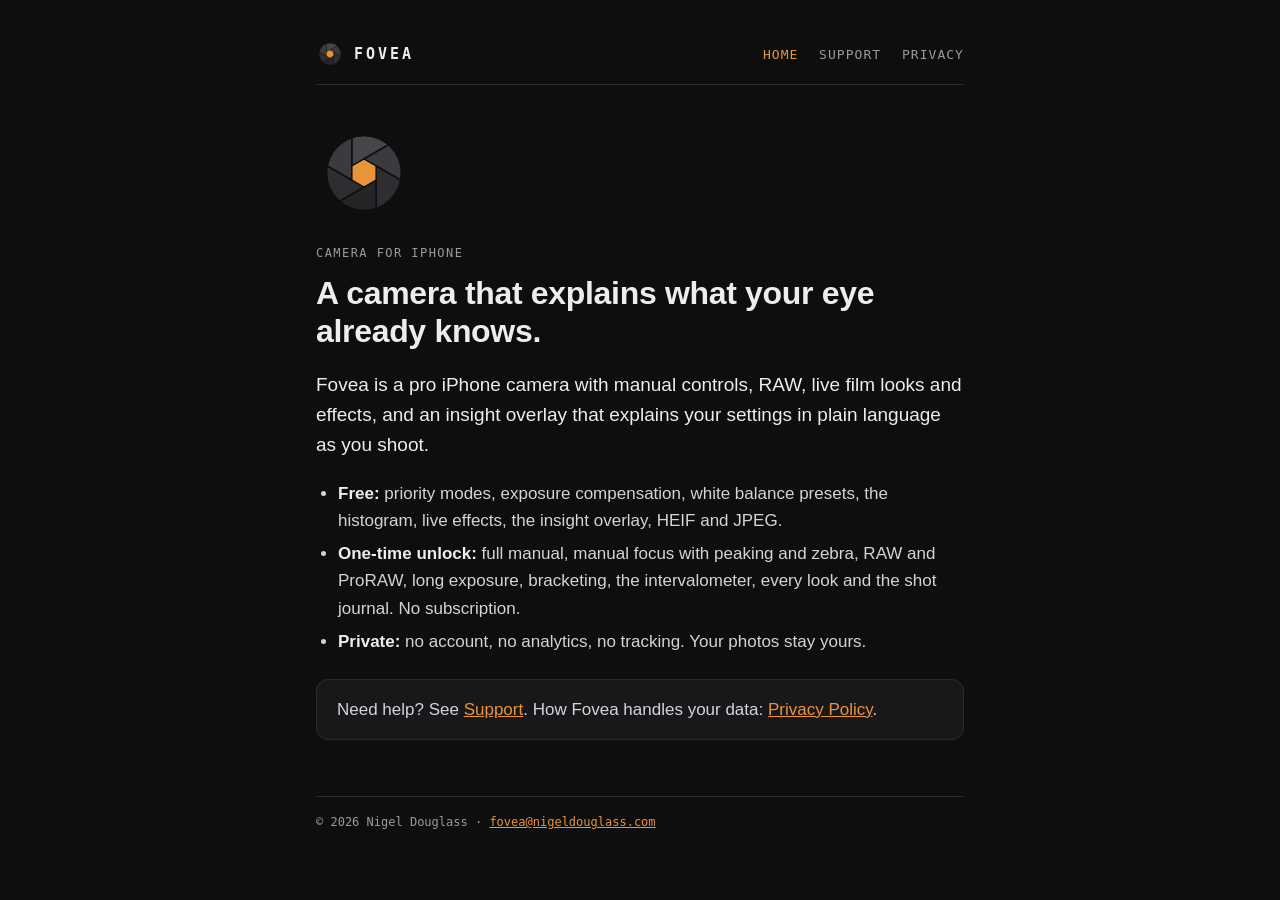
<file: index.html>
<!doctype html>
<html lang="en-GB">
<head>
  <meta charset="utf-8">
  <meta name="viewport" content="width=device-width, initial-scale=1">
  <title>Fovea — a camera for iPhone</title>
  <meta name="description" content="Fovea is a pro camera for iPhone with manual controls, RAW, live looks, and plain-language explanations of what your settings are doing.">
  <link rel="icon" href="images/fovea-mark.svg" type="image/svg+xml">
  <link rel="apple-touch-icon" href="images/apple-touch-icon.png">
  <link rel="stylesheet" href="style.css">
</head>
<body>
  <main>
    <header class="site">
      <a class="wordmark" href="./"><img src="images/fovea-mark.svg" alt="" width="28" height="28">Fovea</a>
      <nav>
        <a href="./" aria-current="page">Home</a>
        <a href="support.html">Support</a>
        <a href="privacy.html">Privacy</a>
      </nav>
    </header>

    <img class="hero-mark" src="images/fovea-mark.svg" alt="The Fovea logo, an aperture with an orange centre" width="96" height="96">
    <p class="label">Camera for iPhone</p>
    <h1>A camera that explains what your eye already knows.</h1>
    <p class="lead">Fovea is a pro iPhone camera with manual controls, RAW, live film looks and effects, and an insight overlay that explains your settings in plain language as you shoot.</p>

    <ul>
      <li><strong>Free:</strong> priority modes, exposure compensation, white balance presets, the histogram, live effects, the insight overlay, HEIF and JPEG.</li>
      <li><strong>One-time unlock:</strong> full manual, manual focus with peaking and zebra, RAW and ProRAW, long exposure, bracketing, the intervalometer, every look and the shot journal. No subscription.</li>
      <li><strong>Private:</strong> no account, no analytics, no tracking. Your photos stay yours.</li>
    </ul>

    <div class="card">
      <p style="margin:0">Need help? See <a href="support.html">Support</a>. How Fovea handles your data: <a href="privacy.html">Privacy Policy</a>.</p>
    </div>

    <footer>© 2026 Nigel Douglass · <a href="mailto:fovea@nigeldouglass.com">fovea@nigeldouglass.com</a></footer>
  </main>
</body>
</html>
</file>
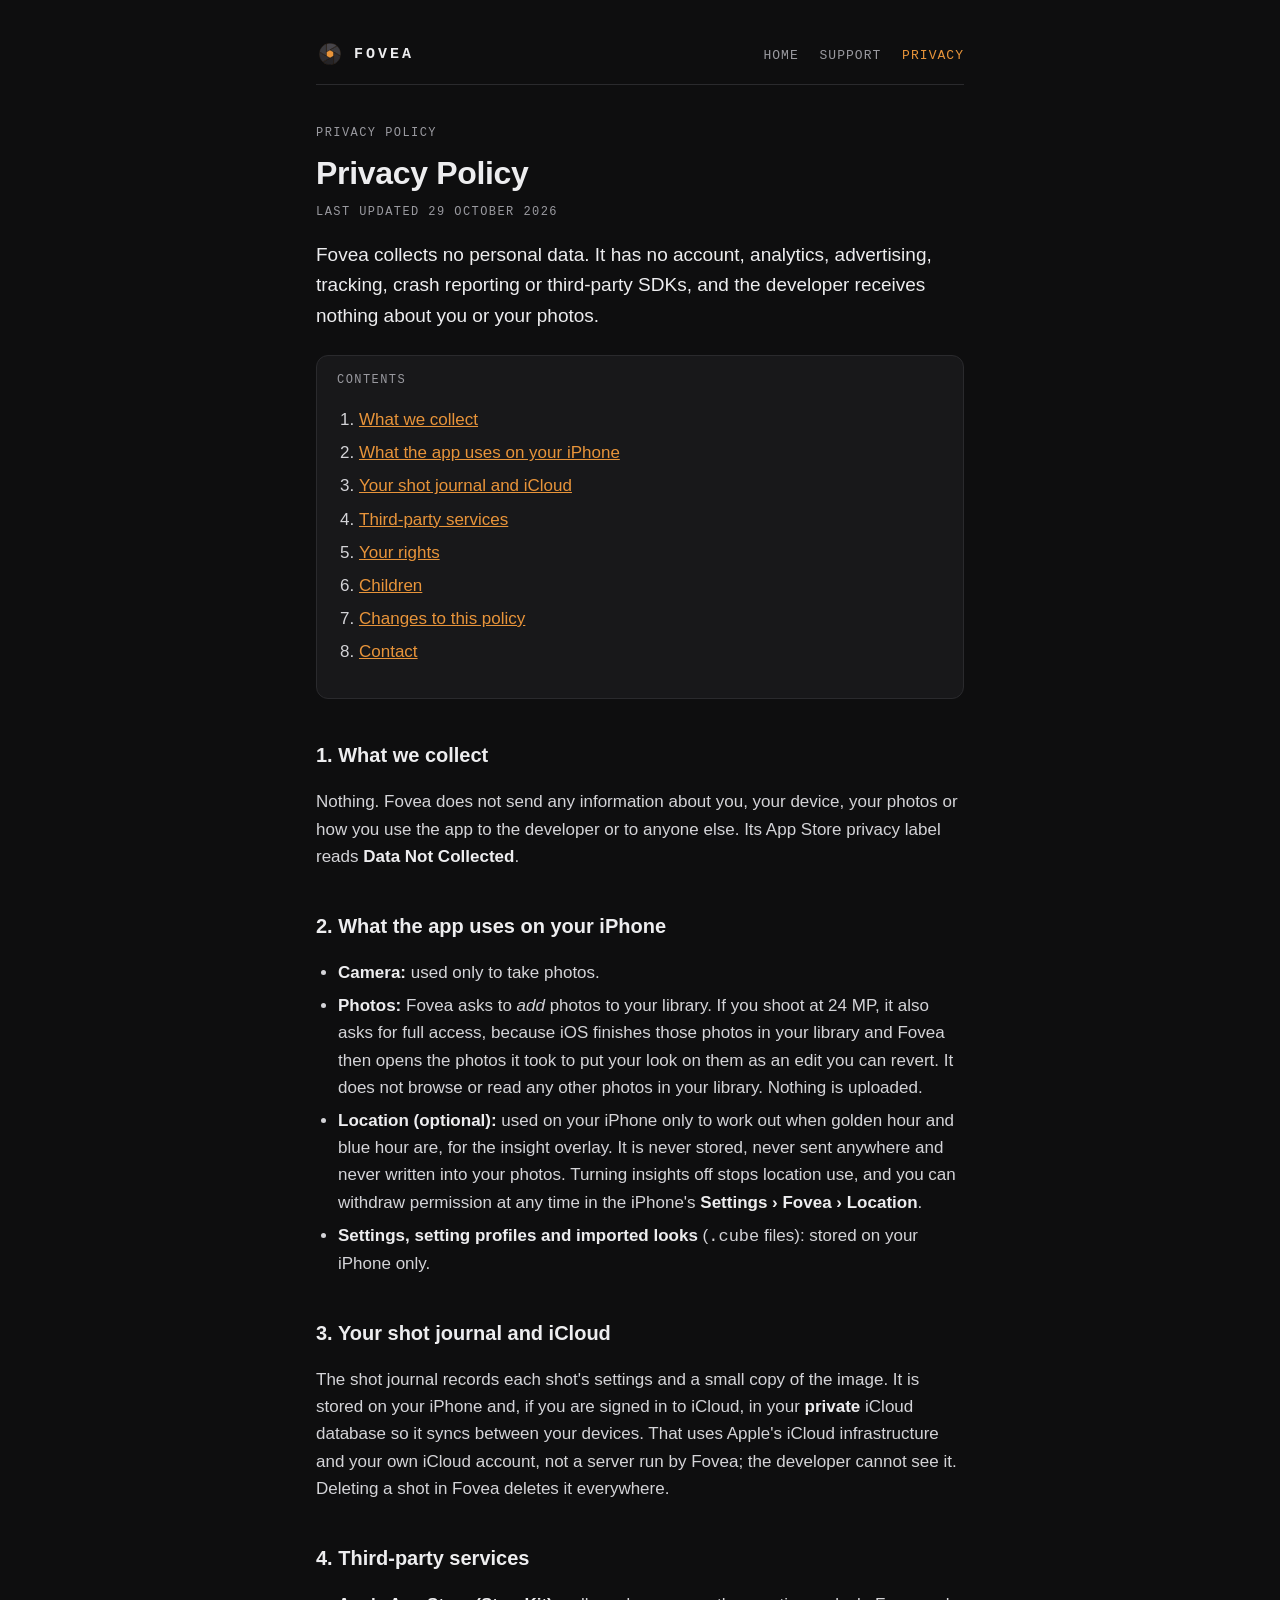
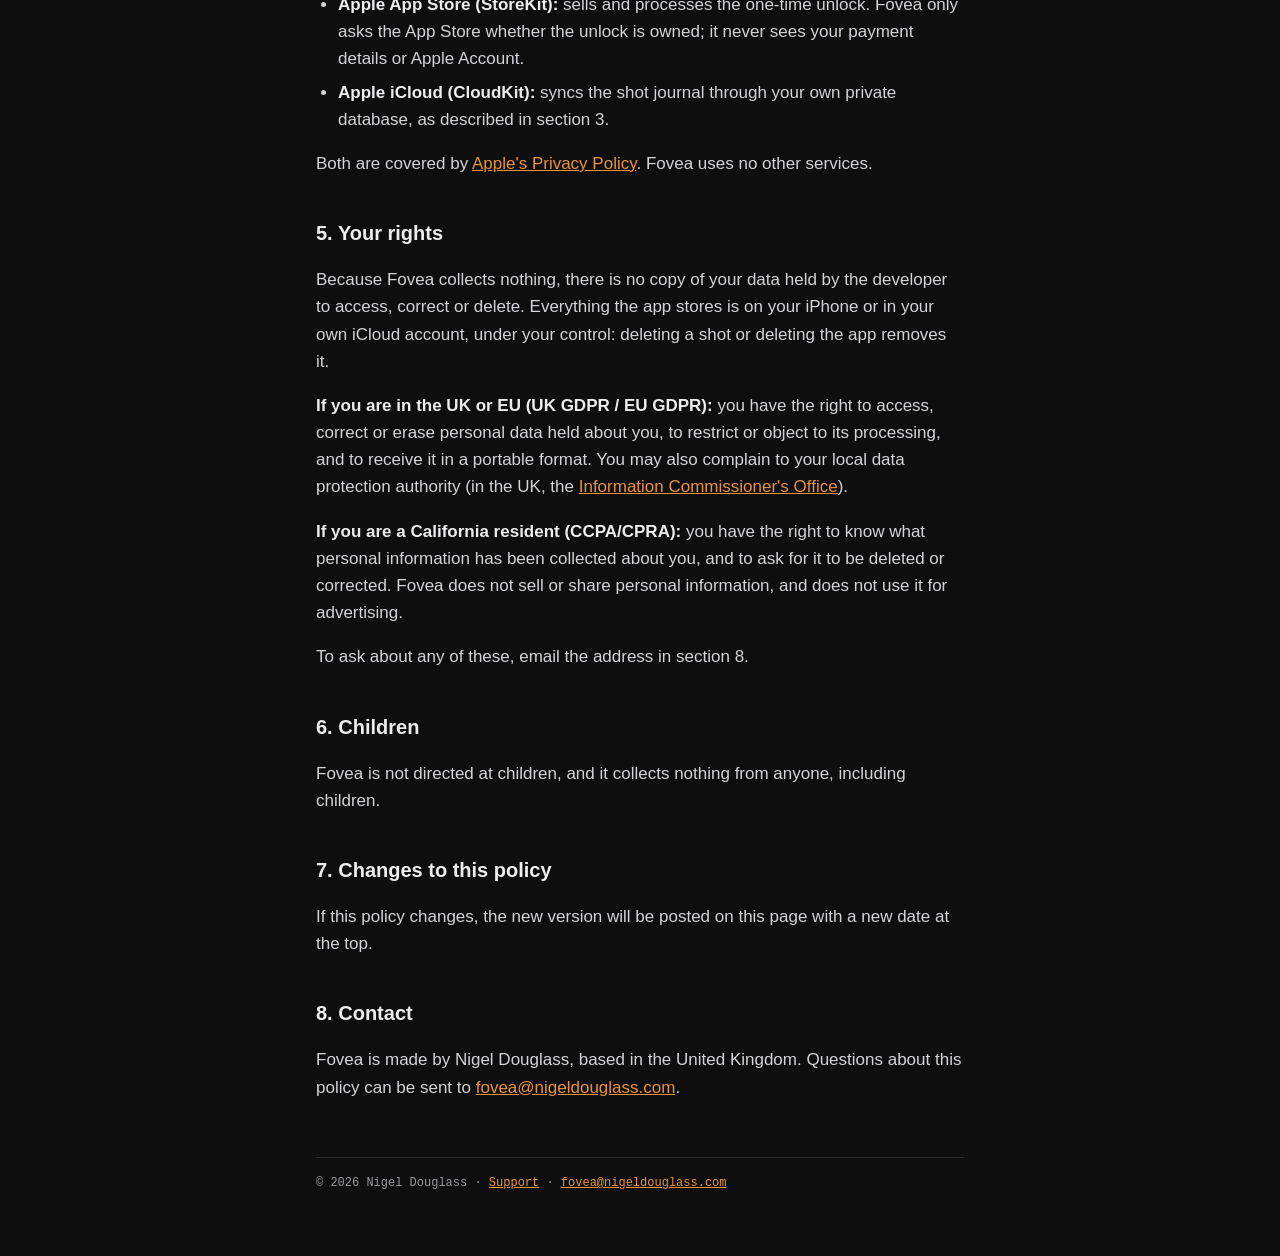
<file: privacy.html>
<!doctype html>
<html lang="en-GB">
<head>
  <meta charset="utf-8">
  <meta name="viewport" content="width=device-width, initial-scale=1">
  <title>Fovea Privacy Policy</title>
  <meta name="description" content="Fovea collects no personal data. What the app uses, where it is stored, and your rights.">
  <link rel="icon" href="images/fovea-mark.svg" type="image/svg+xml">
  <link rel="apple-touch-icon" href="images/apple-touch-icon.png">
  <link rel="stylesheet" href="style.css">
</head>
<body>
  <main>
    <header class="site">
      <a class="wordmark" href="./"><img src="images/fovea-mark.svg" alt="" width="28" height="28">Fovea</a>
      <nav>
        <a href="./">Home</a>
        <a href="support.html">Support</a>
        <a href="privacy.html" aria-current="page">Privacy</a>
      </nav>
    </header>

    <p class="label">Privacy policy</p>
    <h1>Privacy Policy</h1>
    <p class="label">Last updated 29 October 2026</p>
    <p class="lead">Fovea collects no personal data. It has no account, analytics, advertising, tracking, crash reporting or third-party SDKs, and the developer receives nothing about you or your photos.</p>

    <nav class="card toc" aria-label="Contents">
      <p class="label" style="margin:0 0 4px">Contents</p>
      <ol>
        <li><a href="#collect">What we collect</a></li>
        <li><a href="#device">What the app uses on your iPhone</a></li>
        <li><a href="#icloud">Your shot journal and iCloud</a></li>
        <li><a href="#third-party">Third-party services</a></li>
        <li><a href="#rights">Your rights</a></li>
        <li><a href="#children">Children</a></li>
        <li><a href="#changes">Changes to this policy</a></li>
        <li><a href="#contact">Contact</a></li>
      </ol>
    </nav>

    <h2 id="collect">1. What we collect</h2>
    <p>Nothing. Fovea does not send any information about you, your device, your photos or how you use the app to the developer or to anyone else. Its App Store privacy label reads <strong>Data Not Collected</strong>.</p>

    <h2 id="device">2. What the app uses on your iPhone</h2>
    <ul>
      <li><strong>Camera:</strong> used only to take photos.</li>
      <li><strong>Photos:</strong> Fovea asks to <em>add</em> photos to your library. If you shoot at 24 MP, it also asks for full access, because iOS finishes those photos in your library and Fovea then opens the photos it took to put your look on them as an edit you can revert. It does not browse or read any other photos in your library. Nothing is uploaded.</li>
      <li><strong>Location (optional):</strong> used on your iPhone only to work out when golden hour and blue hour are, for the insight overlay. It is never stored, never sent anywhere and never written into your photos. Turning insights off stops location use, and you can withdraw permission at any time in the iPhone's <strong>Settings › Fovea › Location</strong>.</li>
      <li><strong>Settings, setting profiles and imported looks</strong> (<code>.cube</code> files): stored on your iPhone only.</li>
    </ul>

    <h2 id="icloud">3. Your shot journal and iCloud</h2>
    <p>The shot journal records each shot's settings and a small copy of the image. It is stored on your iPhone and, if you are signed in to iCloud, in your <strong>private</strong> iCloud database so it syncs between your devices. That uses Apple's iCloud infrastructure and your own iCloud account, not a server run by Fovea; the developer cannot see it. Deleting a shot in Fovea deletes it everywhere.</p>

    <h2 id="third-party">4. Third-party services</h2>
    <ul>
      <li><strong>Apple App Store (StoreKit):</strong> sells and processes the one-time unlock. Fovea only asks the App Store whether the unlock is owned; it never sees your payment details or Apple Account.</li>
      <li><strong>Apple iCloud (CloudKit):</strong> syncs the shot journal through your own private database, as described in section 3.</li>
    </ul>
    <p>Both are covered by <a href="https://www.apple.com/legal/privacy/">Apple's Privacy Policy</a>. Fovea uses no other services.</p>

    <h2 id="rights">5. Your rights</h2>
    <p>Because Fovea collects nothing, there is no copy of your data held by the developer to access, correct or delete. Everything the app stores is on your iPhone or in your own iCloud account, under your control: deleting a shot or deleting the app removes it.</p>
    <p><strong>If you are in the UK or EU (UK GDPR / EU GDPR):</strong> you have the right to access, correct or erase personal data held about you, to restrict or object to its processing, and to receive it in a portable format. You may also complain to your local data protection authority (in the UK, the <a href="https://ico.org.uk/">Information Commissioner's Office</a>).</p>
    <p><strong>If you are a California resident (CCPA/CPRA):</strong> you have the right to know what personal information has been collected about you, and to ask for it to be deleted or corrected. Fovea does not sell or share personal information, and does not use it for advertising.</p>
    <p>To ask about any of these, email the address in section 8.</p>

    <h2 id="children">6. Children</h2>
    <p>Fovea is not directed at children, and it collects nothing from anyone, including children.</p>

    <h2 id="changes">7. Changes to this policy</h2>
    <p>If this policy changes, the new version will be posted on this page with a new date at the top.</p>

    <h2 id="contact">8. Contact</h2>
    <p>Fovea is made by Nigel Douglass, based in the United Kingdom. Questions about this policy can be sent to <a href="mailto:fovea@nigeldouglass.com">fovea@nigeldouglass.com</a>.</p>

    <footer>© 2026 Nigel Douglass · <a href="support.html">Support</a> · <a href="mailto:fovea@nigeldouglass.com">fovea@nigeldouglass.com</a></footer>
  </main>
</body>
</html>
</file>
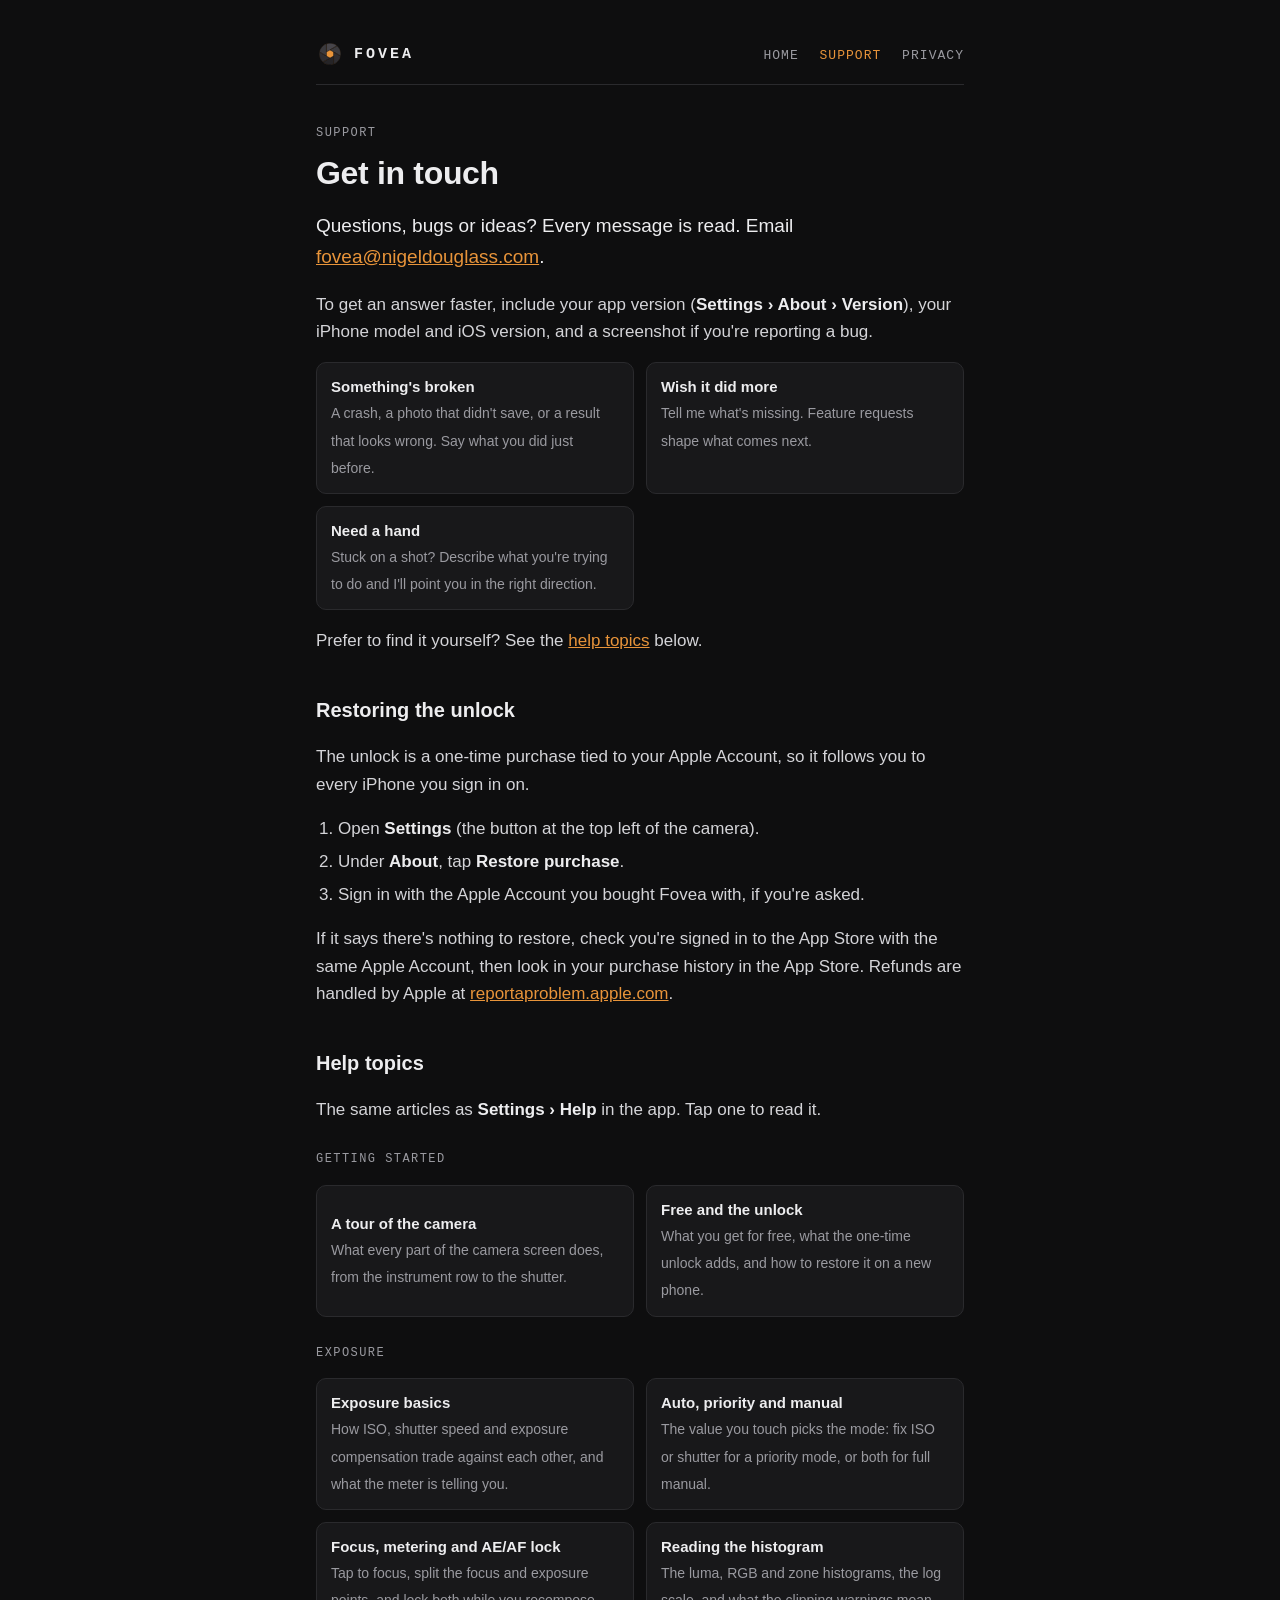
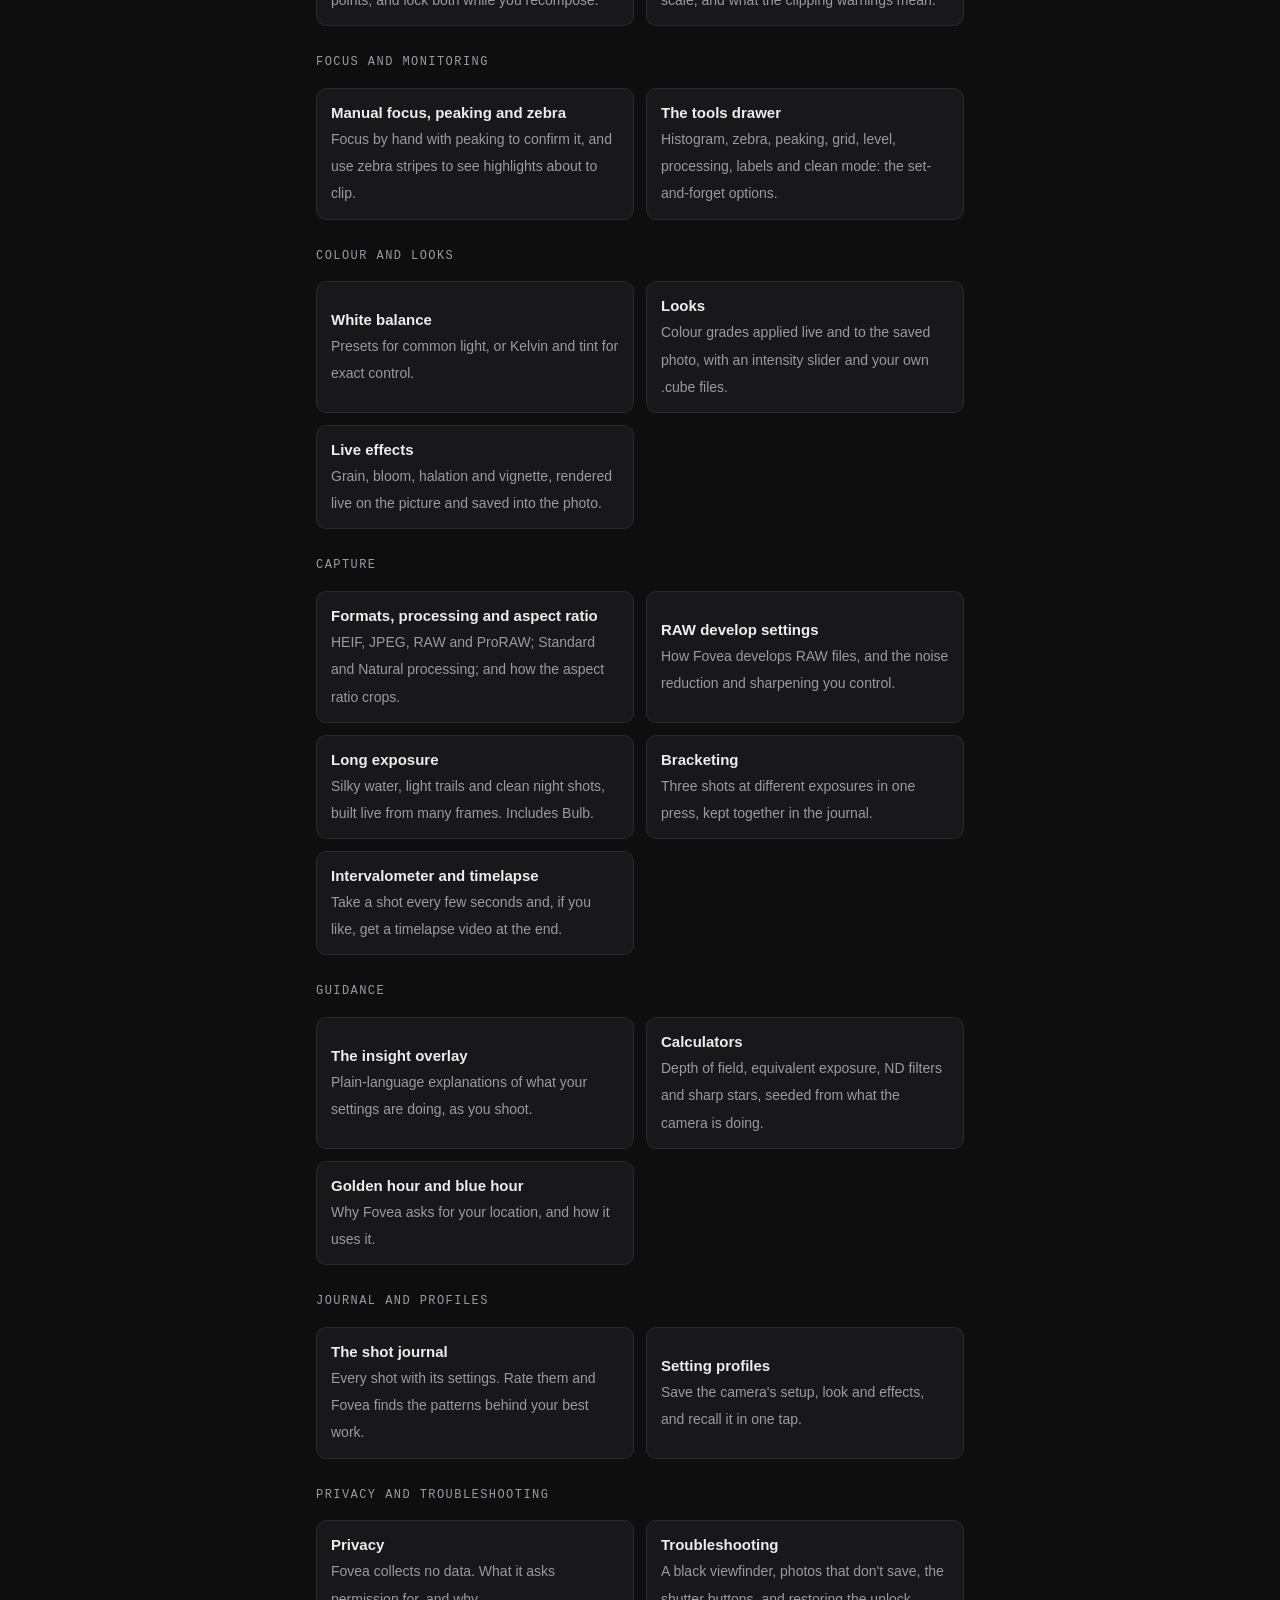
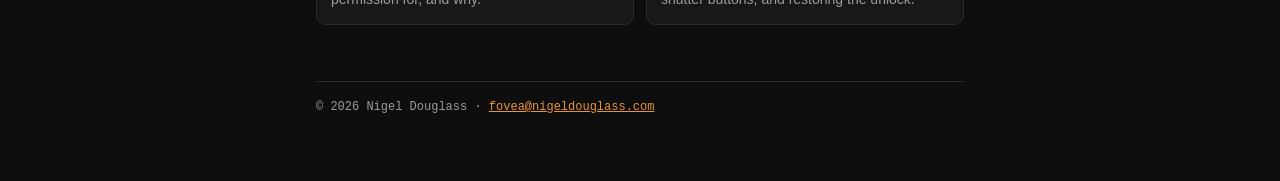
<file: support.html>
<!doctype html>
<html lang="en-GB">
<head>
  <meta charset="utf-8">
  <meta name="viewport" content="width=device-width, initial-scale=1">
  <title>Fovea Support</title>
  <meta name="description" content="Get help with Fovea: contact, restoring the unlock, troubleshooting and help topics.">
  <link rel="icon" href="images/fovea-mark.svg" type="image/svg+xml">
  <link rel="apple-touch-icon" href="images/apple-touch-icon.png">
  <link rel="stylesheet" href="style.css">
</head>
<body>
  <main>
    <header class="site">
      <a class="wordmark" href="./"><img src="images/fovea-mark.svg" alt="" width="28" height="28">Fovea</a>
      <nav>
        <a href="./">Home</a>
        <a href="support.html" aria-current="page">Support</a>
        <a href="privacy.html">Privacy</a>
      </nav>
    </header>

    <p class="label">Support</p>
    <h1>Get in touch</h1>
    <p class="lead">Questions, bugs or ideas? Every message is read. Email <a href="mailto:fovea@nigeldouglass.com">fovea@nigeldouglass.com</a>.</p>
    <p>To get an answer faster, include your app version (<strong>Settings › About › Version</strong>), your iPhone model and iOS version, and a screenshot if you're reporting a bug.</p>

    <ul class="topics">
      <li><strong>Something's broken</strong><span>A crash, a photo that didn't save, or a result that looks wrong. Say what you did just before.</span></li>
      <li><strong>Wish it did more</strong><span>Tell me what's missing. Feature requests shape what comes next.</span></li>
      <li><strong>Need a hand</strong><span>Stuck on a shot? Describe what you're trying to do and I'll point you in the right direction.</span></li>
    </ul>

    <p>Prefer to find it yourself? See the <a href="#topics">help topics</a> below.</p>

    <h2 id="restore">Restoring the unlock</h2>
    <p>The unlock is a one-time purchase tied to your Apple Account, so it follows you to every iPhone you sign in on.</p>
    <ol>
      <li>Open <strong>Settings</strong> (the button at the top left of the camera).</li>
      <li>Under <strong>About</strong>, tap <strong>Restore purchase</strong>.</li>
      <li>Sign in with the Apple Account you bought Fovea with, if you're asked.</li>
    </ol>
    <p>If it says there's nothing to restore, check you're signed in to the App Store with the same Apple Account, then look in your purchase history in the App Store. Refunds are handled by Apple at <a href="https://reportaproblem.apple.com">reportaproblem.apple.com</a>.</p>

    <h2 id="topics">Help topics</h2>
    <p>The same articles as <strong>Settings › Help</strong> in the app. Tap one to read it.</p>
    <div id="help-topics" aria-live="polite"></div>
    <noscript><p>Turn on JavaScript to read the help topics here, or open <strong>Settings › Help</strong> in the app.</p></noscript>

    <dialog id="help-dialog" aria-labelledby="help-title">
      <div class="dialog-head">
        <p class="label" id="help-category"></p>
        <button type="button" class="dialog-close" aria-label="Close">×</button>
      </div>
      <article id="help-article" tabindex="-1"></article>
    </dialog>

    <footer>© 2026 Nigel Douglass · <a href="mailto:fovea@nigeldouglass.com">fovea@nigeldouglass.com</a></footer>
  </main>
  <script src="help/articles.js" defer></script>
  <script src="help/help.js" defer></script>
</body>
</html>
</file>
<file: style.css>
:root {
  --bg: #0E0E0F;
  --surface: #18181A;
  --line: #2A2A2D;
  --text: #EDEDEF;
  --muted: #9A9AA0;
  --accent: #E8943A;
  --warn: #E5534B;
  --sans: -apple-system, BlinkMacSystemFont, "Helvetica Neue", Helvetica, Arial, sans-serif;
  --mono: ui-monospace, "SF Mono", Menlo, Consolas, monospace;
  color-scheme: dark;
}

* { box-sizing: border-box; }

body {
  margin: 0;
  background: var(--bg);
  color: var(--text);
  font: 17px/1.6 var(--sans);
  -webkit-text-size-adjust: 100%;
}

main {
  max-width: 680px;
  margin: 0 auto;
  padding: 40px 16px 64px;
}

header.site {
  display: flex;
  align-items: center;
  justify-content: space-between;
  gap: 16px;
  flex-wrap: wrap;
  margin-bottom: 40px;
  padding-bottom: 16px;
  border-bottom: 1px solid var(--line);
}

.wordmark {
  font: 600 15px/1 var(--mono);
  letter-spacing: 0.2em;
  text-transform: uppercase;
  color: var(--text);
  text-decoration: none;
  display: inline-flex;
  align-items: center;
  gap: 10px;
}

.hero-mark {
  display: block;
  margin: 0 0 24px;
}

header.site nav a {
  font: 13px/1 var(--mono);
  letter-spacing: 0.08em;
  text-transform: uppercase;
  color: var(--muted);
  text-decoration: none;
  margin-left: 16px;
}
header.site nav a:first-child { margin-left: 0; }
header.site nav a:hover, header.site nav a[aria-current="page"] { color: var(--accent); }

h1 {
  font-size: 32px;
  line-height: 1.2;
  letter-spacing: -0.01em;
  margin: 0 0 8px;
}

h2 {
  font-size: 20px;
  margin: 40px 0 8px;
}

.label {
  font: 12px/1.4 var(--mono);
  letter-spacing: 0.12em;
  text-transform: uppercase;
  color: var(--muted);
}

.lead { font-size: 19px; color: var(--text); }

p, li { color: #D4D4D8; }
strong { color: var(--text); }

a { color: var(--accent); }

ul, ol { padding-left: 22px; }
li { margin: 6px 0; }

.card {
  background: var(--surface);
  border: 1px solid var(--line);
  border-radius: 12px;
  padding: 16px 20px;
  margin: 24px 0;
}

.topics {
  display: grid;
  grid-template-columns: repeat(auto-fill, minmax(260px, 1fr));
  gap: 12px;
  list-style: none;
  padding: 0;
}
.topics li {
  margin: 0;
  background: var(--surface);
  border: 1px solid var(--line);
  border-radius: 10px;
  padding: 12px 14px;
}
.topics strong { display: block; font-size: 15px; color: var(--text); }
.topics span { font-size: 14px; color: var(--muted); line-height: 1.45; }

/* Help topics: each card is a button that opens the article dialog. */
.topic-group { margin: 28px 0 10px; }
.topics li:has(> button) { padding: 0; }
.topics button {
  all: unset;
  box-sizing: border-box;
  display: block;
  width: 100%;
  height: 100%;
  padding: 12px 14px;
  border-radius: 10px;
  cursor: pointer;
}
.topics li:has(> button):hover { border-color: var(--accent); }
.topics button:focus-visible { outline: 2px solid var(--accent); outline-offset: 2px; }

dialog {
  width: min(640px, calc(100vw - 32px));
  max-height: calc(100dvh - 48px);
  padding: 0 20px 24px;
  background: var(--surface);
  color: var(--text);
  border: 1px solid var(--line);
  border-radius: 14px;
  overflow-y: auto;
  overscroll-behavior: contain;
}
dialog::backdrop { background: rgba(0, 0, 0, 0.7); }
body:has(dialog[open]) { overflow: hidden; }

.dialog-head {
  position: sticky;
  top: 0;
  display: flex;
  align-items: center;
  justify-content: space-between;
  padding: 14px 0 10px;
  background: var(--surface);
  border-bottom: 1px solid var(--line);
}
.dialog-head .label { margin: 0; }
.dialog-close {
  width: 44px;
  height: 44px;
  margin-right: -12px;
  border: 0;
  background: none;
  color: var(--muted);
  font: 28px/1 var(--sans);
  cursor: pointer;
}
.dialog-close:hover, .dialog-close:focus-visible { color: var(--accent); }

#help-article h2 { margin: 20px 0 6px; font-size: 24px; }
#help-article h3 { margin: 24px 0 4px; font-size: 17px; }
#help-article .lead { font-size: 17px; color: var(--muted); }

.note {
  padding: 10px 14px;
  border-left: 3px solid var(--accent);
  background: rgba(232, 148, 58, 0.08);
  border-radius: 0 8px 8px 0;
}
.note-warning {
  border-left-color: var(--warn);
  background: rgba(229, 83, 75, 0.08);
}

.related {
  margin-top: 28px;
  padding-top: 12px;
  border-top: 1px solid var(--line);
}
.related .label { margin: 0 0 4px; }

footer {
  margin-top: 56px;
  padding-top: 16px;
  border-top: 1px solid var(--line);
  font: 12px/1.6 var(--mono);
  color: var(--muted);
}

#help-article:focus { outline: none; }
</file>
